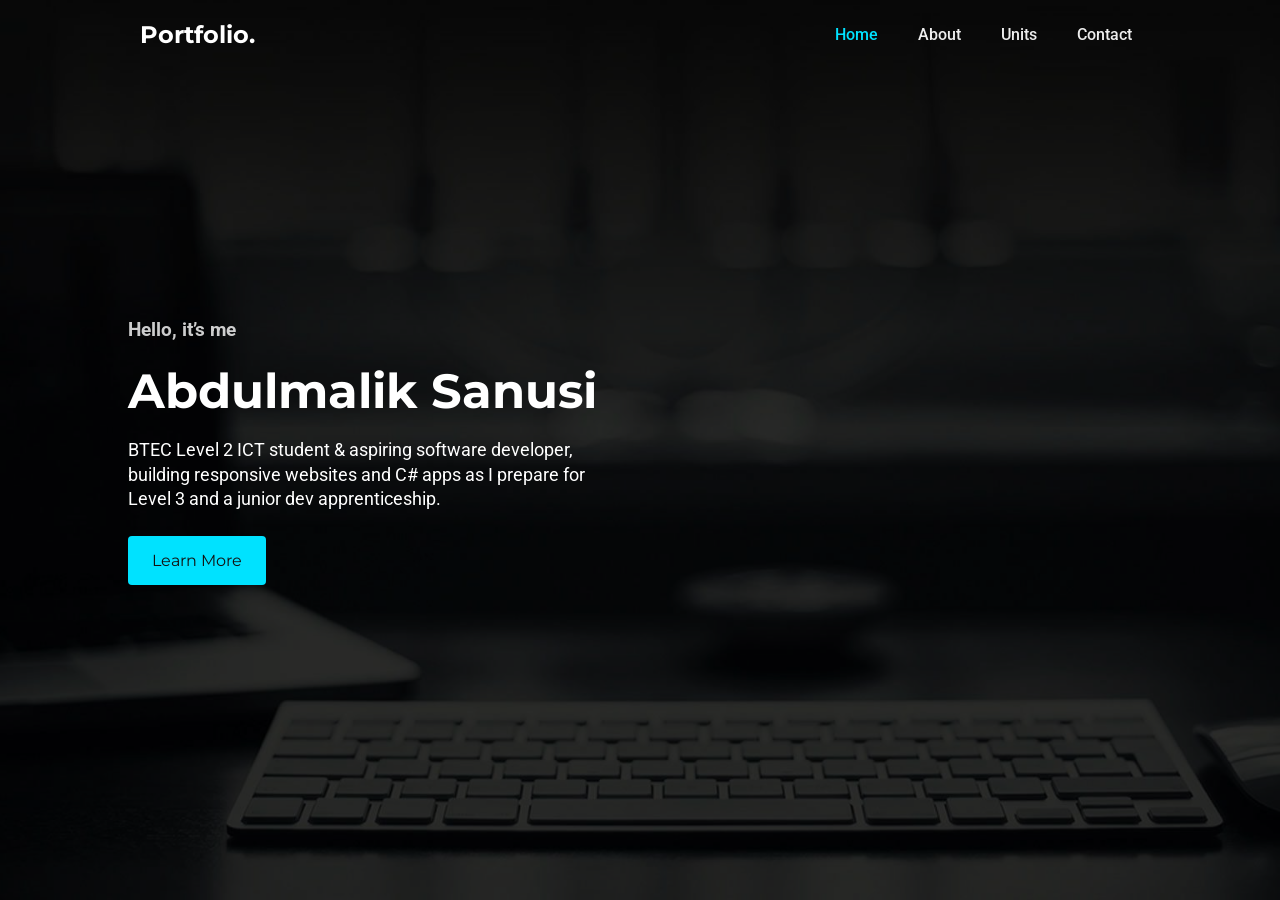
<file: index.html>
<!DOCTYPE html>
<html lang="en">
<head>
  <meta charset="UTF-8" />
  <meta name="viewport" content="width=device-width, initial-scale=1.0"/>
  <title>Abdulmalik Sanusi — Portfolio</title>
  <link
    href="https://fonts.googleapis.com/css2?family=Montserrat:wght@600;800&family=Roboto:wght@300;400&display=swap"
    rel="stylesheet"
  />
  <link rel="stylesheet" href="css/styles.css"/>
</head>
<body>

  <!-- TRANSPARENT HEADER OVERLAY -->
  <header class="site-header">
    <div class="container header-container">
      <h1 class="logo">Portfolio.</h1>
      <nav class="main-nav">
        <ul>
          <li><a href="index.html" class="active">Home</a></li>
          <li><a href="about.html">About</a></li>
          <li><a href="units.html">Units</a></li>
          <li><a href="contact.html">Contact</a></li>
        </ul>
      </nav>
    </div>
  </header>

  <!-- HERO SECTION -->
  <main class="hero">
    <div class="hero-overlay"></div>
    <div class="hero-content">
      <h2 class="hero-pre">Hello, it’s me</h2>
      <h1 class="hero-title">Abdulmalik Sanusi</h1>
      <p class="hero-sub">
        BTEC Level 2 ICT student & aspiring software developer, building responsive websites and C# apps as I prepare for Level 3 and a junior dev apprenticeship.
      </p>
      <a href="about.html" class="btn hero-cta">Learn More</a>
    </div>
  </main>

  <script src="js/main.js"></script>
</body>
</html>
</file>
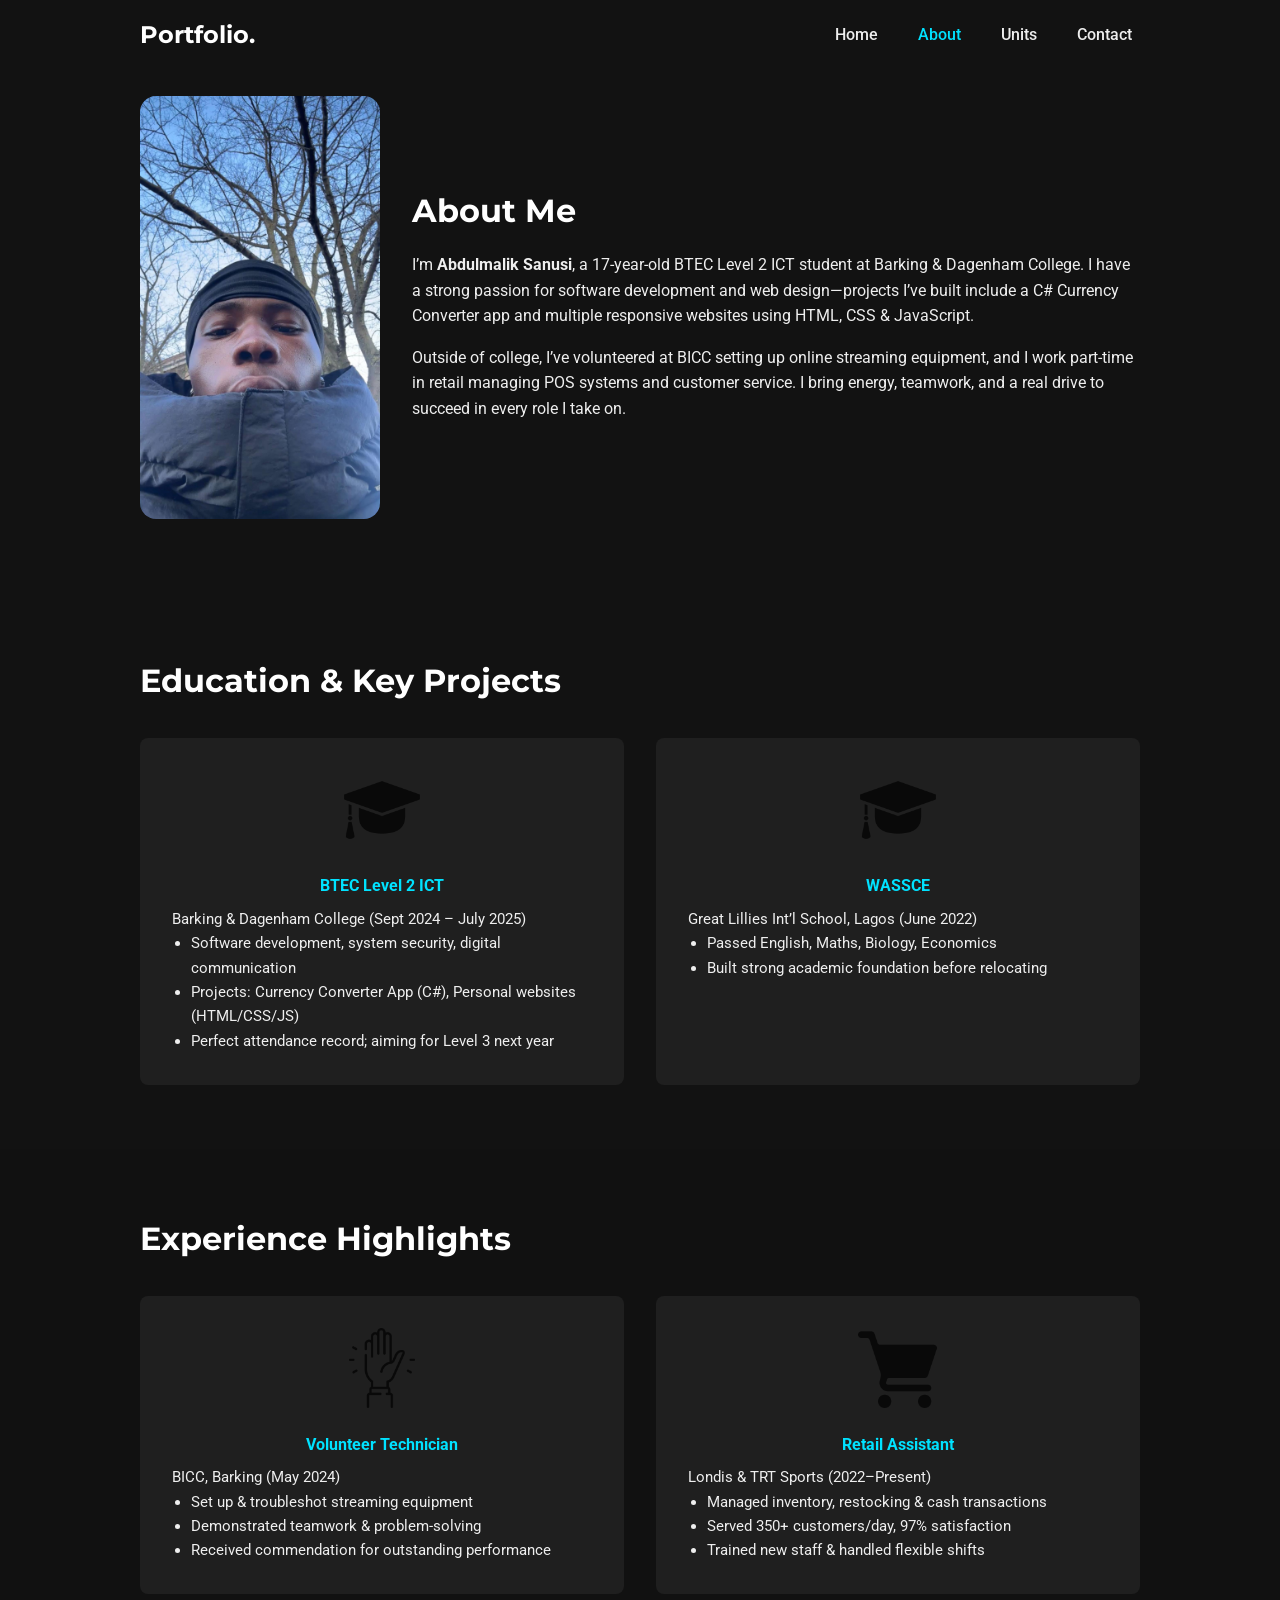
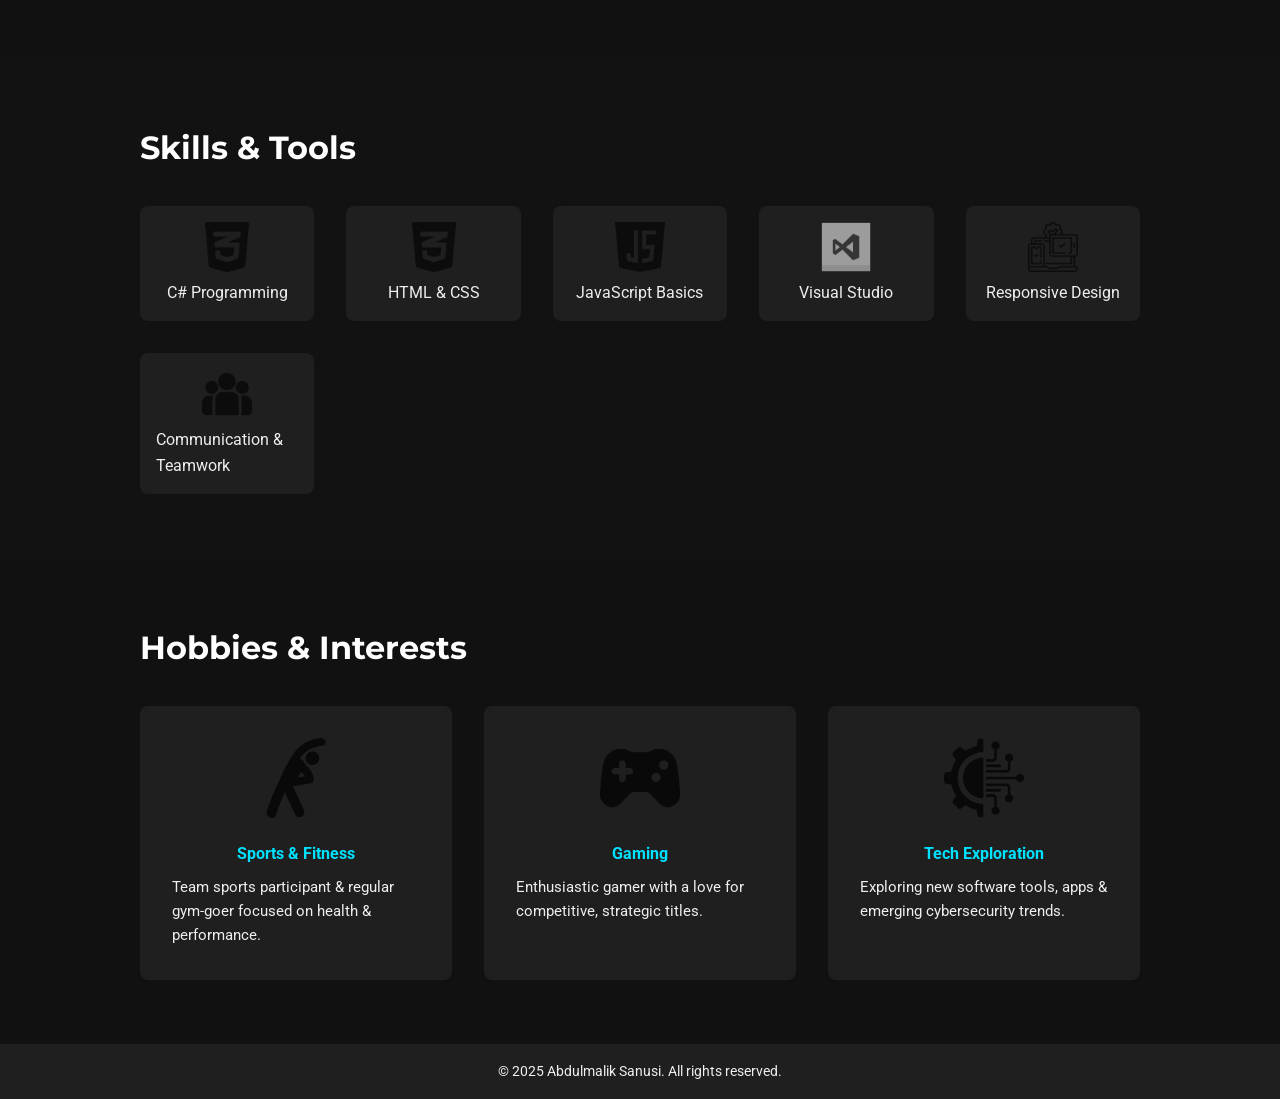
<file: about.html>
<!DOCTYPE html>
<html lang="en">
<head>
  <meta charset="UTF-8" />
  <meta name="viewport" content="width=device-width, initial-scale=1.0"/>
  <title>About Me — Abdulmalik Sanusi</title>
  <link
    href="https://fonts.googleapis.com/css2?family=Montserrat:wght@600;800&family=Roboto:wght@300;400&display=swap"
    rel="stylesheet"
  />
  <link rel="stylesheet" href="css/styles.css"/>
</head>
<body>
  <!-- HEADER -->
  <header class="site-header">
    <div class="container header-container">
      <h1 class="logo">Portfolio.</h1>
      <nav class="main-nav">
        <ul>
          <li><a href="index.html">Home</a></li>
          <li><a href="about.html" class="active">About</a></li>
          <li><a href="units.html">Units</a></li>
          <li><a href="contact.html">Contact</a></li>
        </ul>
      </nav>
    </div>
  </header>

  <!-- ABOUT HERO -->
  <section class="about-hero">
    <div class="container about-container">
      <div class="about-image">
        <img src="images/your-photo.jpg" alt="Abdulmalik Sanusi">
      </div>
      <div class="about-text">
        <h2>About Me</h2>
        <p>
          I’m <strong>Abdulmalik Sanusi</strong>, a 17-year-old BTEC Level 2 ICT student at Barking &amp; Dagenham College. 
          I have a strong passion for software development and web design—projects I’ve built include a C# Currency Converter 
          app and multiple responsive websites using HTML, CSS &amp; JavaScript.
        </p>
        <p>
          Outside of college, I’ve volunteered at BICC setting up online streaming equipment, and I work part-time in retail managing 
          POS systems and customer service. I bring energy, teamwork, and a real drive to succeed in every role I take on.
        </p>
      </div>
    </div>
  </section>

  <!-- EDUCATION & PROJECTS -->
  <section class="card-section">
    <div class="container">
      <h3>Education &amp; Key Projects</h3>
      <div class="card-grid">
        <div class="card">
          <img src="images/education-icon.png" alt="Education Icon">
          <h4>BTEC Level 2 ICT</h4>
          <p>Barking &amp; Dagenham College (Sept 2024 – July 2025)</p>
          <ul>
            <li>Software development, system security, digital communication</li>
            <li>Projects: Currency Converter App (C#), Personal websites (HTML/CSS/JS)</li>
            <li>Perfect attendance record; aiming for Level 3 next year</li>
          </ul>
        </div>
        <div class="card">
          <img src="images/education-icon.png" alt="Education Icon">
          <h4>WASSCE</h4>
          <p>Great Lillies Int’l School, Lagos (June 2022)</p>
          <ul>
            <li>Passed English, Maths, Biology, Economics</li>
            <li>Built strong academic foundation before relocating</li>
          </ul>
        </div>
      </div>
    </div>
  </section>

  <!-- EXPERIENCE -->
  <section class="card-section dark-bg">
    <div class="container">
      <h3>Experience Highlights</h3>
      <div class="card-grid">
        <div class="card">
          <img src="images/volunteer-icon.png" alt="Volunteer Icon">
          <h4>Volunteer Technician</h4>
          <p>BICC, Barking (May 2024)</p>
          <ul>
            <li>Set up &amp; troubleshot streaming equipment</li>
            <li>Demonstrated teamwork &amp; problem-solving</li>
            <li>Received commendation for outstanding performance</li>
          </ul>
        </div>
        <div class="card">
          <img src="images/retail-icon.png" alt="Retail Icon">
          <h4>Retail Assistant</h4>
          <p>Londis &amp; TRT Sports (2022–Present)</p>
          <ul>
            <li>Managed inventory, restocking &amp; cash transactions</li>
            <li>Served 350+ customers/day, 97% satisfaction</li>
            <li>Trained new staff &amp; handled flexible shifts</li>
          </ul>
        </div>
      </div>
    </div>
  </section>

  <!-- SKILLS -->
  <section class="card-section">
    <div class="container">
      <h3>Skills &amp; Tools</h3>
      <div class="skill-grid">
        <div class="skill"><img src="images/csharp-icon.png" alt="C#"> C# Programming</div>
        <div class="skill"><img src="images/html-css-icon.png" alt="HTML & CSS"> HTML &amp; CSS</div>
        <div class="skill"><img src="images/js-icon.png" alt="JavaScript"> JavaScript Basics</div>
        <div class="skill"><img src="images/vs-icon.png" alt="Visual Studio"> Visual Studio</div>
        <div class="skill"><img src="images/responsive-icon.png" alt="Responsive Design"> Responsive Design</div>
        <div class="skill"><img src="images/team-icon.png" alt="Teamwork"> Communication &amp; Teamwork</div>
      </div>
    </div>
  </section>

  <!-- HOBBIES -->
  <section class="card-section dark-bg">
    <div class="container">
      <h3>Hobbies &amp; Interests</h3>
      <div class="card-grid">
        <div class="card">
          <img src="images/sports-icon.png" alt="Sports">
          <h4>Sports &amp; Fitness</h4>
          <p>Team sports participant &amp; regular gym-goer focused on health &amp; performance.</p>
        </div>
        <div class="card">
          <img src="images/gaming-icon.png" alt="Gaming">
          <h4>Gaming</h4>
          <p>Enthusiastic gamer with a love for competitive, strategic titles.</p>
        </div>
        <div class="card">
          <img src="images/tech-icon.png" alt="Technology Exploration">
          <h4>Tech Exploration</h4>
          <p>Exploring new software tools, apps &amp; emerging cybersecurity trends.</p>
        </div>
      </div>
    </div>
  </section>

  <!-- FOOTER -->
  <footer class="site-footer">
    <div class="container">
      <p>© 2025 Abdulmalik Sanusi. All rights reserved.</p>
    </div>
  </footer>
</body>
</html>
</file>
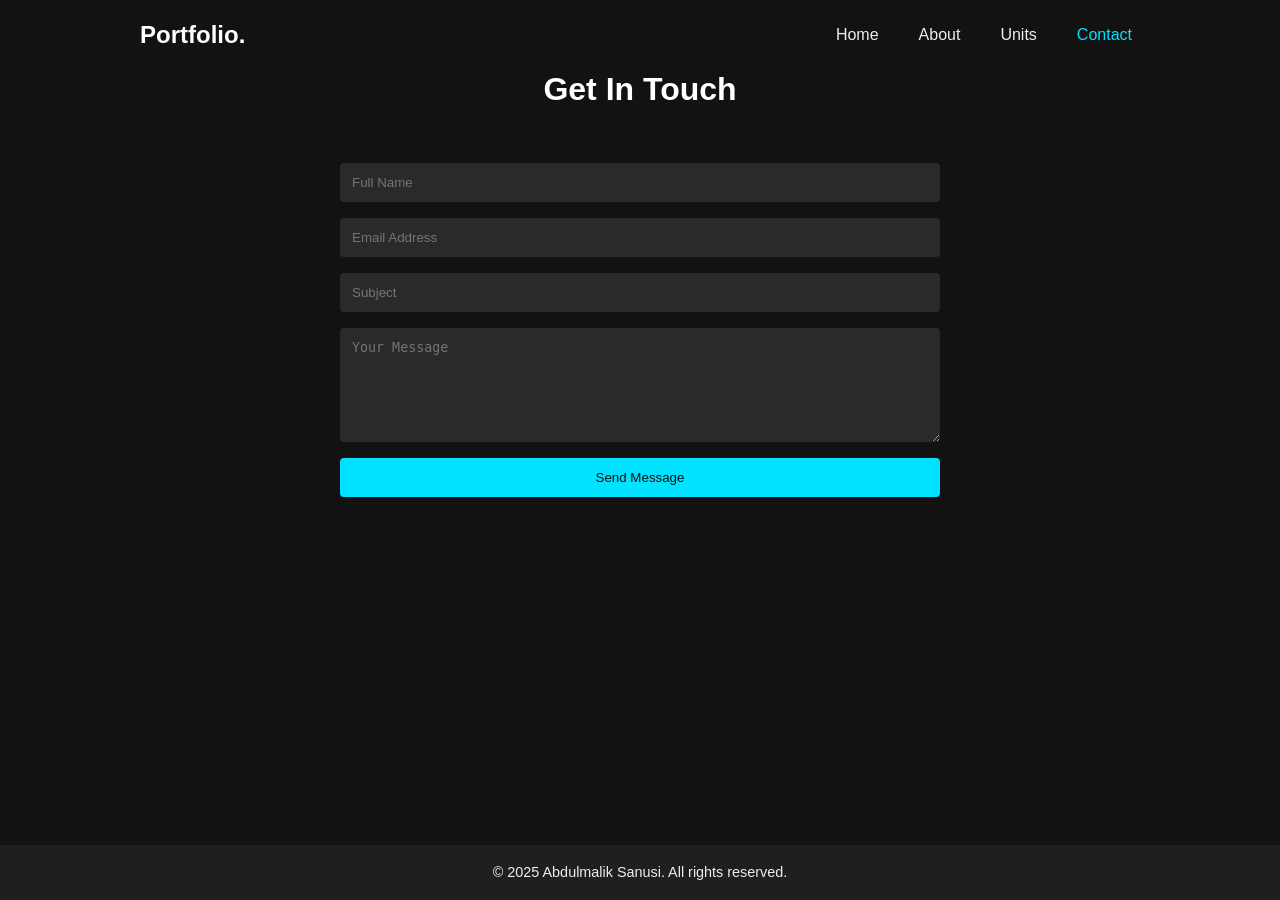
<file: contact.html>
<!DOCTYPE html>
<html lang="en">
<head>
  <meta charset="UTF-8"/>
  <meta name="viewport" content="width=device-width,initial-scale=1"/>
  <title>Contact — Abdulmalik Sanusi</title>
  <link rel="stylesheet" href="./css/styles.css">
</head>
<body>
  <!-- HEADER -->
  <header class="site-header">
    <div class="container header-container">
      <h1 class="logo">Portfolio.</h1>
      <nav class="main-nav">
        <ul>
          <li><a href="index.html">Home</a></li>
          <li><a href="about.html">About</a></li>
          <li><a href="units.html">Units</a></li>
          <li><a href="contact.html" class="active">Contact</a></li>
        </ul>
      </nav>
    </div>
  </header>

  <!-- CONTACT FORM -->
  <main class="contact-section">
    <div class="container">
      <h2 class="section-title">Get In Touch</h2>
      <form class="contact-form" action="#" method="post">
        <input type="text" name="name" placeholder="Full Name" required>
        <input type="email" name="email" placeholder="Email Address" required>
        <input type="text" name="subject" placeholder="Subject" required>
        <textarea name="message" rows="6" placeholder="Your Message" required></textarea>
        <button type="submit">Send Message</button>
      </form>
    </div>
  </main>

  <!-- FOOTER -->
  <footer class="site-footer">
    <div class="container">
      <p>© 2025 Abdulmalik Sanusi. All rights reserved.</p>
    </div>
  </footer>
</body>
</html>
</file>
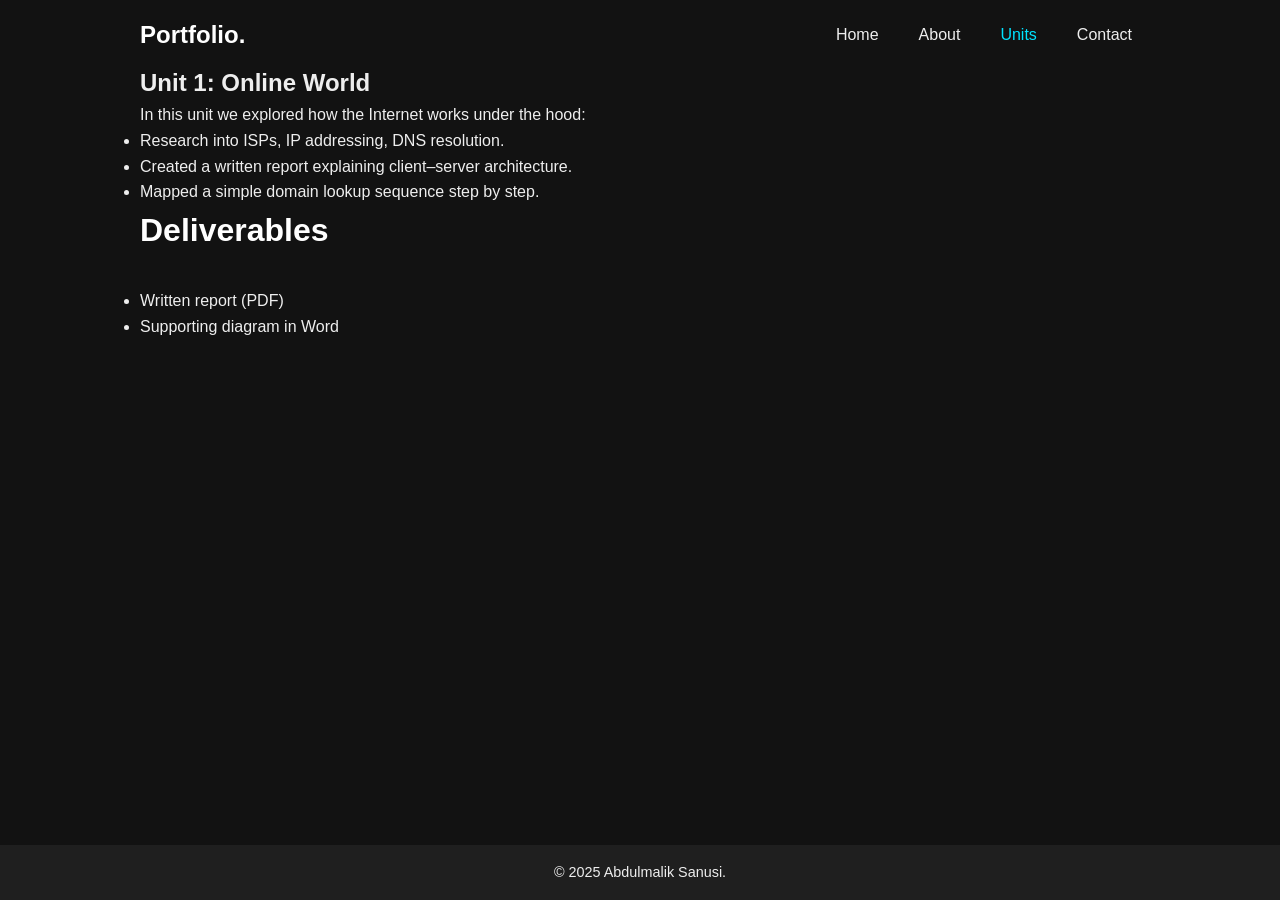
<file: unit1.html>
<!DOCTYPE html>
<html lang="en">
<head>
  <meta charset="UTF-8"/>
  <meta name="viewport" content="width=device-width,initial-scale=1"/>
  <title>Unit 1 — Online World</title>
  <link rel="stylesheet" href="./css/styles.css"/>
</head>
<body>
  <!-- HEADER -->
  <header class="site-header">
    <div class="container header-container">
      <h1 class="logo">Portfolio.</h1>
      <nav class="main-nav">
        <ul>
          <li><a href="index.html">Home</a></li>
          <li><a href="about.html">About</a></li>
          <li><a href="units.html" class="active">Units</a></li>
          <li><a href="contact.html">Contact</a></li>
        </ul>
      </nav>
    </div>
  </header>

  <!-- CONTENT -->
  <main class="card-section">
    <div class="container">
      <h2>Unit 1: Online World</h2>
      <p>
        In this unit we explored how the Internet works under the hood:
      </p>
      <ul>
        <li>Research into ISPs, IP addressing, DNS resolution.</li>
        <li>Created a written report explaining client–server architecture.</li>
        <li>Mapped a simple domain lookup sequence step by step.</li>
      </ul>
      <h3>Deliverables</h3>
      <ul>
        <li>Written report (PDF)</li>
        <li>Supporting diagram in Word</li>
      </ul>
    </div>
  </main>

  <!-- FOOTER -->
  <footer class="site-footer">
    <div class="container">
      <p>© 2025 Abdulmalik Sanusi.</p>
    </div>
  </footer>
</body>
</html>
</file>
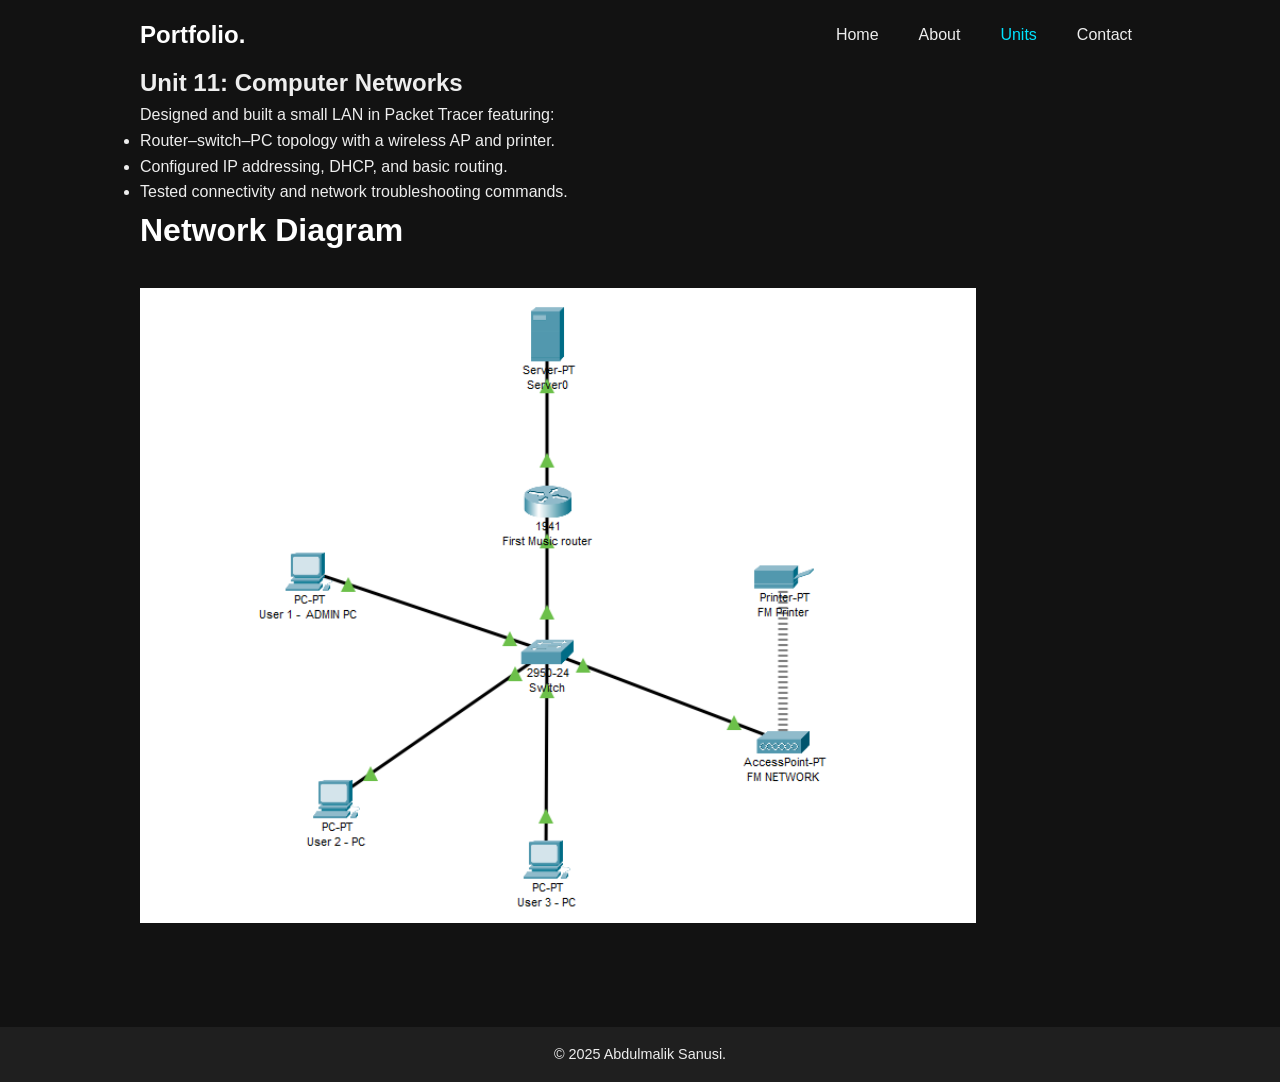
<file: unit11.html>
<!DOCTYPE html>
<html lang="en">
<head>
  <meta charset="UTF-8"/>
  <meta name="viewport" content="width=device-width,initial-scale=1"/>
  <title>Unit 11 — Computer Networks</title>
  <link rel="stylesheet" href="./css/styles.css"/>
</head>
<body>
  <header class="site-header">
    <div class="container header-container">
      <h1 class="logo">Portfolio.</h1>
      <nav class="main-nav">
        <ul>
          <li><a href="index.html">Home</a></li>
          <li><a href="about.html">About</a></li>
          <li><a href="units.html" class="active">Units</a></li>
          <li><a href="contact.html">Contact</a></li>
        </ul>
      </nav>
    </div>
  </header>

  <main class="card-section">
    <div class="container">
      <h2>Unit 11: Computer Networks</h2>
      <p>
        Designed and built a small LAN in Packet Tracer featuring:
      </p>
      <ul>
        <li>Router–switch–PC topology with a wireless AP and printer.</li>
        <li>Configured IP addressing, DHCP, and basic routing.</li>
        <li>Tested connectivity and network troubleshooting commands.</li>
      </ul>

      <h3>Network Diagram</h3>
      <img src="./images/unit11-diagram.png"
           alt="Packet Tracer network topology"
           style="max-width:100%; margin-bottom:2rem;">
    </div>
  </main>

  <footer class="site-footer">
    <div class="container">
      <p>© 2025 Abdulmalik Sanusi.</p>
    </div>
  </footer>
</body>
</html>
</file>
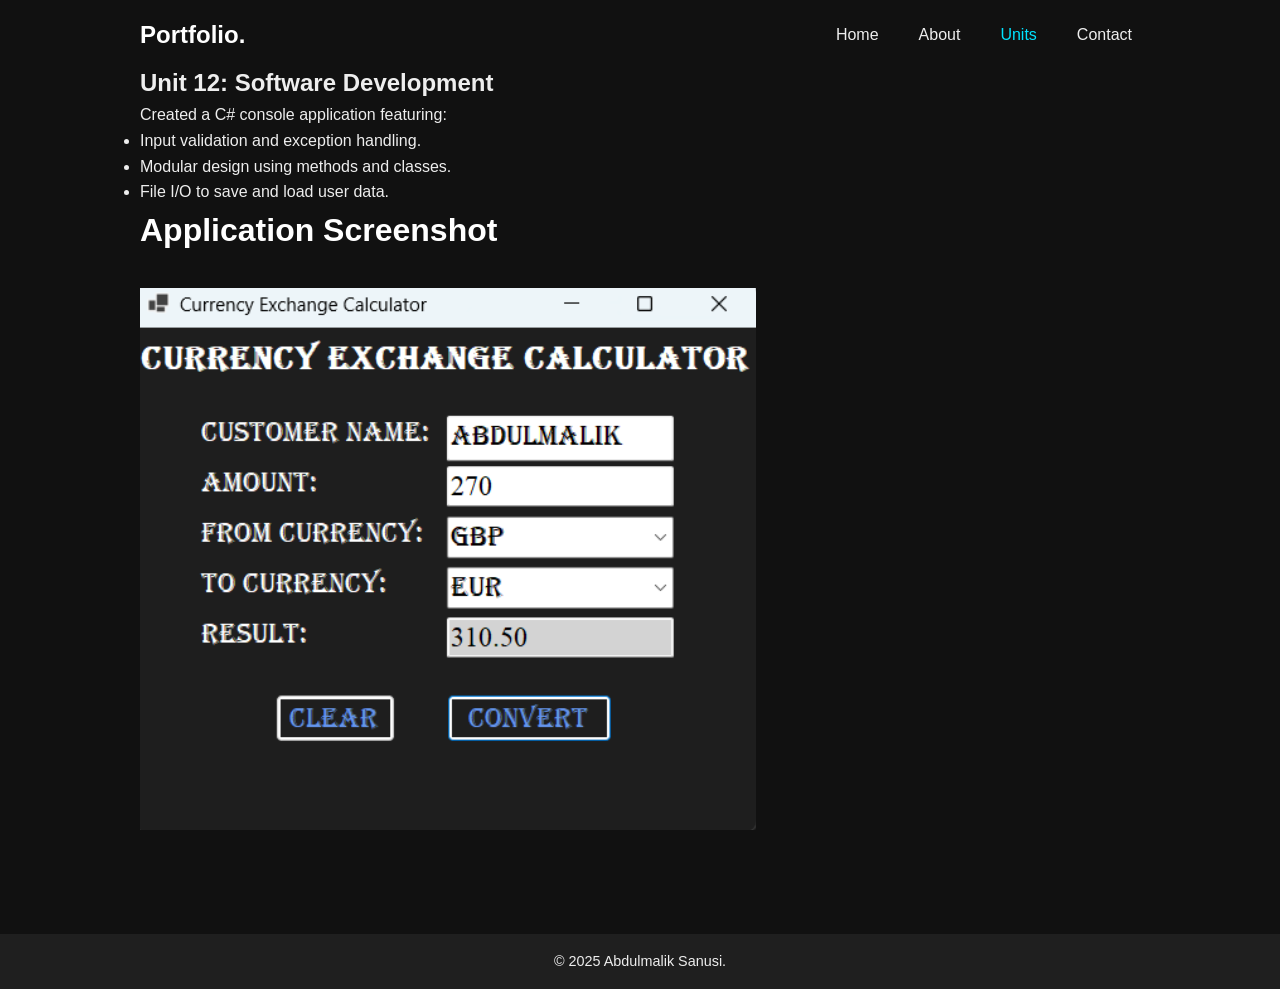
<file: unit12.html>
<!DOCTYPE html>
<html lang="en">
<head>
  <meta charset="UTF-8"/>
  <meta name="viewport" content="width=device-width,initial-scale=1"/>
  <title>Unit 12 — Software Development</title>
  <link rel="stylesheet" href="./css/styles.css"/>
</head>
<body>
  <header class="site-header">
    <div class="container header-container">
      <h1 class="logo">Portfolio.</h1>
      <nav class="main-nav">
        <ul>
          <li><a href="index.html">Home</a></li>
          <li><a href="about.html">About</a></li>
          <li><a href="units.html" class="active">Units</a></li>
          <li><a href="contact.html">Contact</a></li>
        </ul>
      </nav>
    </div>
  </header>

  <main class="card-section dark-bg">
    <div class="container">
      <h2>Unit 12: Software Development</h2>
      <p>
        Created a C# console application featuring:
      </p>
      <ul>
        <li>Input validation and exception handling.</li>
        <li>Modular design using methods and classes.</li>
        <li>File I/O to save and load user data.</li>
      </ul>

      <h3>Application Screenshot</h3>
      <img src="./images/unit12-screenshot.png"
           alt="C# software interface"
           style="max-width:100%; margin-bottom:2rem;">
    </div>
  </main>

  <footer class="site-footer">
    <div class="container">
      <p>© 2025 Abdulmalik Sanusi.</p>
    </div>
  </footer>
</body>
</html>
</file>
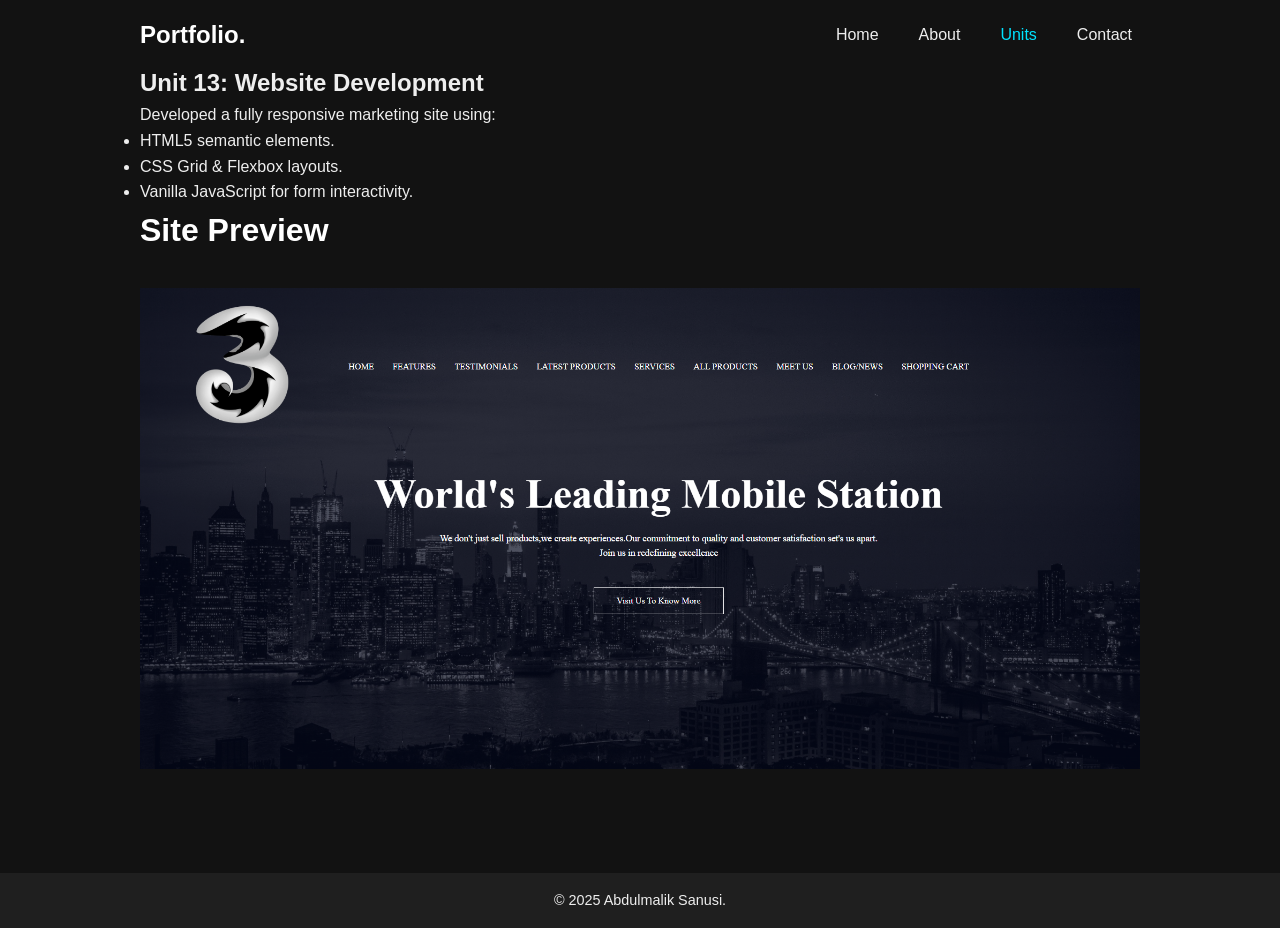
<file: unit13.html>
<!DOCTYPE html>
<html lang="en">
<head>
  <meta charset="UTF-8"/>
  <meta name="viewport" content="width=device-width,initial-scale=1"/>
  <title>Unit 13 — Website Development</title>
  <link rel="stylesheet" href="./css/styles.css"/>
</head>
<body>
  <header class="site-header">
    <div class="container header-container">
      <h1 class="logo">Portfolio.</h1>
      <nav class="main-nav">
        <ul>
          <li><a href="index.html">Home</a></li>
          <li><a href="about.html">About</a></li>
          <li><a href="units.html" class="active">Units</a></li>
          <li><a href="contact.html">Contact</a></li>
        </ul>
      </nav>
    </div>
  </header>

  <main class="card-section">
    <div class="container">
      <h2>Unit 13: Website Development</h2>
      <p>
        Developed a fully responsive marketing site using:
      </p>
      <ul>
        <li>HTML5 semantic elements.</li>
        <li>CSS Grid &amp; Flexbox layouts.</li>
        <li>Vanilla JavaScript for form interactivity.</li>
      </ul>

      <h3>Site Preview</h3>
      <img src="./images/unit13-preview.png"
           alt="Responsive website screenshot"
           style="max-width:100%; margin-bottom:2rem;">
    </div>
  </main>

  <footer class="site-footer">
    <div class="container">
      <p>© 2025 Abdulmalik Sanusi.</p>
    </div>
  </footer>
</body>
</html>
</file>
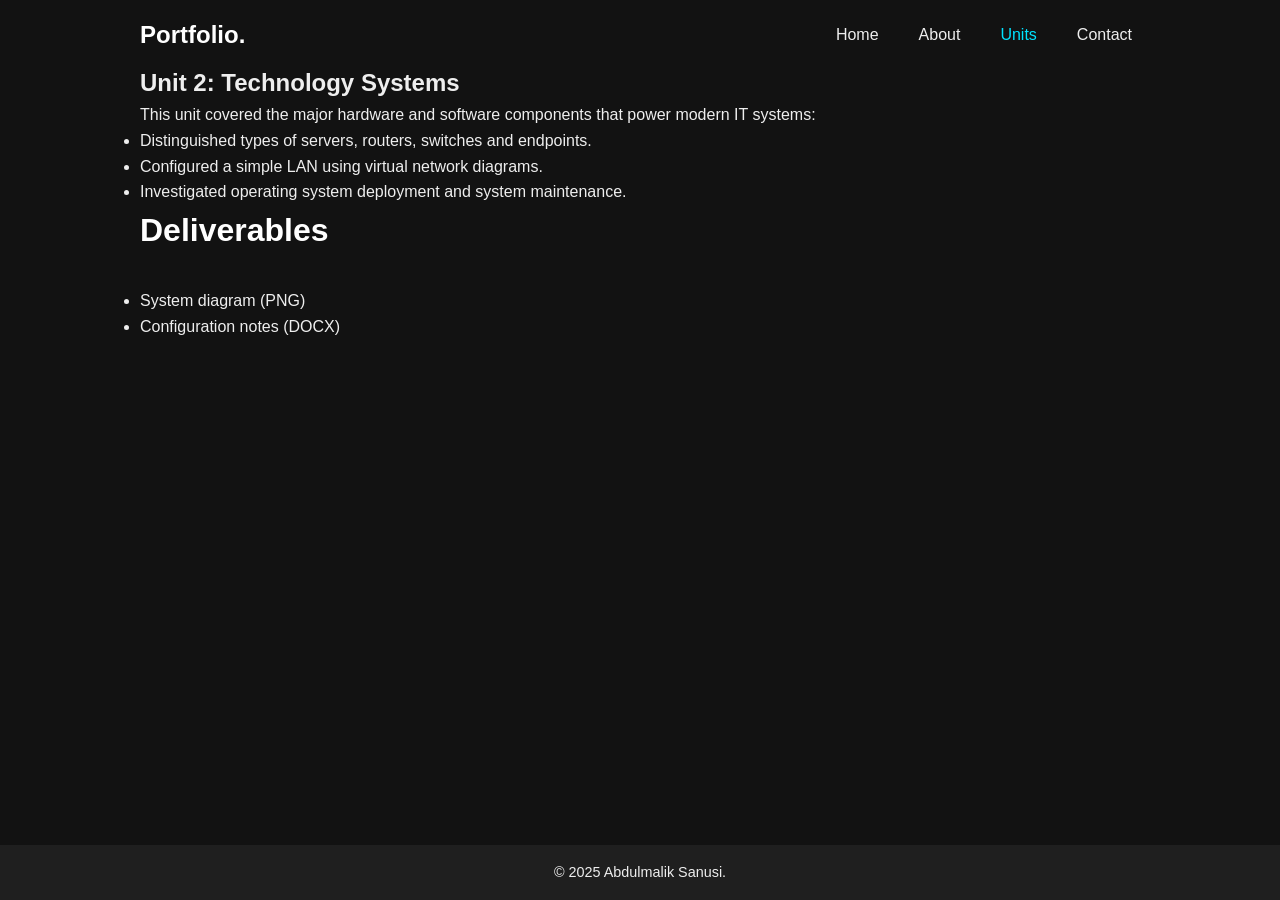
<file: unit2.html>
<!DOCTYPE html>
<html lang="en">
<head>
  <meta charset="UTF-8"/>
  <meta name="viewport" content="width=device-width,initial-scale=1"/>
  <title>Unit 2 — Technology Systems</title>
  <link rel="stylesheet" href="./css/styles.css"/>
</head>
<body>
  <header class="site-header">
    <div class="container header-container">
      <h1 class="logo">Portfolio.</h1>
      <nav class="main-nav">
        <ul>
          <li><a href="index.html">Home</a></li>
          <li><a href="about.html">About</a></li>
          <li><a href="units.html" class="active">Units</a></li>
          <li><a href="contact.html">Contact</a></li>
        </ul>
      </nav>
    </div>
  </header>

  <main class="card-section">
    <div class="container">
      <h2>Unit 2: Technology Systems</h2>
      <p>
        This unit covered the major hardware and software components that power modern IT systems:
      </p>
      <ul>
        <li>Distinguished types of servers, routers, switches and endpoints.</li>
        <li>Configured a simple LAN using virtual network diagrams.</li>
        <li>Investigated operating system deployment and system maintenance.</li>
      </ul>
      <h3>Deliverables</h3>
      <ul>
        <li>System diagram (PNG)</li>
        <li>Configuration notes (DOCX)</li>
      </ul>
    </div>
  </main>

  <footer class="site-footer">
    <div class="container">
      <p>© 2025 Abdulmalik Sanusi.</p>
    </div>
  </footer>
</body>
</html>
</file>
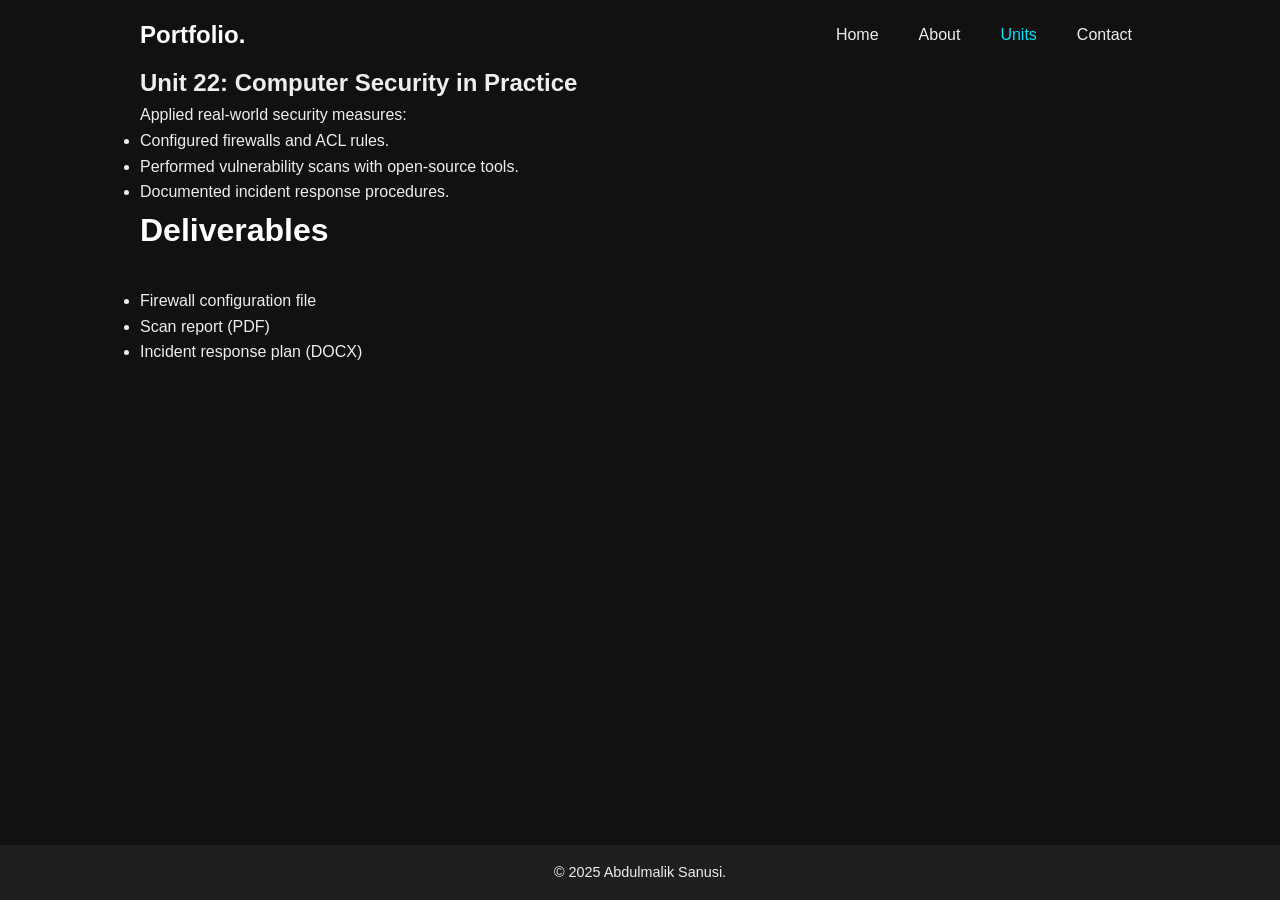
<file: unit22.html>
<!DOCTYPE html>
<html lang="en">
<head>
  <meta charset="UTF-8"/>
  <meta name="viewport" content="width=device-width,initial-scale=1"/>
  <title>Unit 22 — Computer Security in Practice</title>
  <link rel="stylesheet" href="./css/styles.css"/>
</head>
<body>
  <header class="site-header">
    <div class="container header-container">
      <h1 class="logo">Portfolio.</h1>
      <nav class="main-nav">
        <ul>
          <li><a href="index.html">Home</a></li>
          <li><a href="about.html">About</a></li>
          <li><a href="units.html" class="active">Units</a></li>
          <li><a href="contact.html">Contact</a></li>
        </ul>
      </nav>
    </div>
  </header>

  <main class="card-section dark-bg">
    <div class="container">
      <h2>Unit 22: Computer Security in Practice</h2>
      <p>
        Applied real‐world security measures:
      </p>
      <ul>
        <li>Configured firewalls and ACL rules.</li>
        <li>Performed vulnerability scans with open‐source tools.</li>
        <li>Documented incident response procedures.</li>
      </ul>
      <h3>Deliverables</h3>
      <ul>
        <li>Firewall configuration file</li>
        <li>Scan report (PDF)</li>
        <li>Incident response plan (DOCX)</li>
      </ul>
    </div>
  </main>

  <footer class="site-footer">
    <div class="container">
      <p>© 2025 Abdulmalik Sanusi.</p>
    </div>
  </footer>
</body>
</html>
</file>
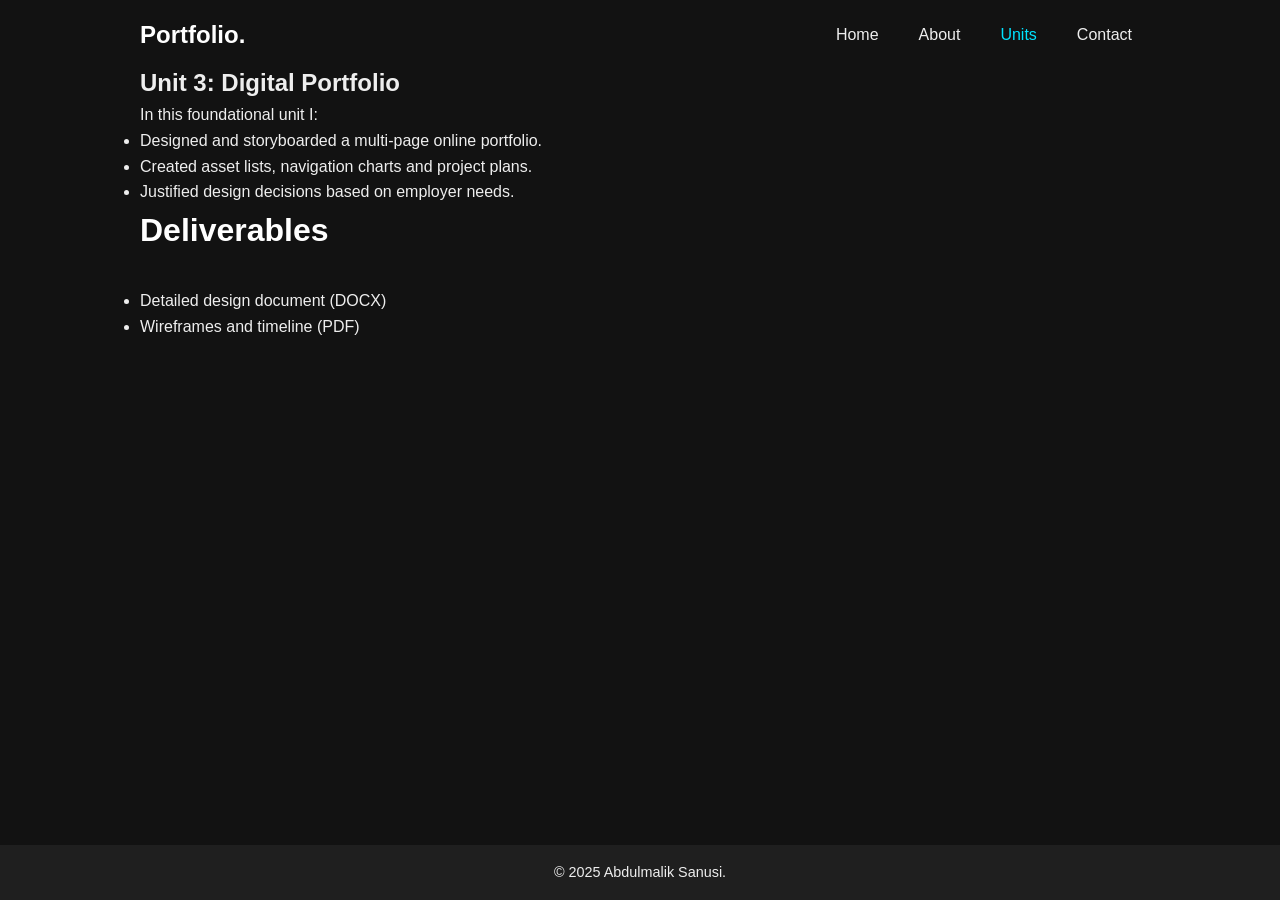
<file: unit3.html>
<!DOCTYPE html>
<html lang="en">
<head>
  <meta charset="UTF-8"/>
  <meta name="viewport" content="width=device-width,initial-scale=1"/>
  <title>Unit 3 — Digital Portfolio</title>
  <link rel="stylesheet" href="./css/styles.css"/>
</head>
<body>
  <header class="site-header">
    <div class="container header-container">
      <h1 class="logo">Portfolio.</h1>
      <nav class="main-nav">
        <ul>
          <li><a href="index.html">Home</a></li>
          <li><a href="about.html">About</a></li>
          <li><a href="units.html" class="active">Units</a></li>
          <li><a href="contact.html">Contact</a></li>
        </ul>
      </nav>
    </div>
  </header>

  <main class="card-section">
    <div class="container">
      <h2>Unit 3: Digital Portfolio</h2>
      <p>
        In this foundational unit I:
      </p>
      <ul>
        <li>Designed and storyboarded a multi‐page online portfolio.</li>
        <li>Created asset lists, navigation charts and project plans.</li>
        <li>Justified design decisions based on employer needs.</li>
      </ul>
      <h3>Deliverables</h3>
      <ul>
        <li>Detailed design document (DOCX)</li>
        <li>Wireframes and timeline (PDF)</li>
      </ul>
    </div>
  </main>

  <footer class="site-footer">
    <div class="container">
      <p>© 2025 Abdulmalik Sanusi.</p>
    </div>
  </footer>
</body>
</html>
</file>
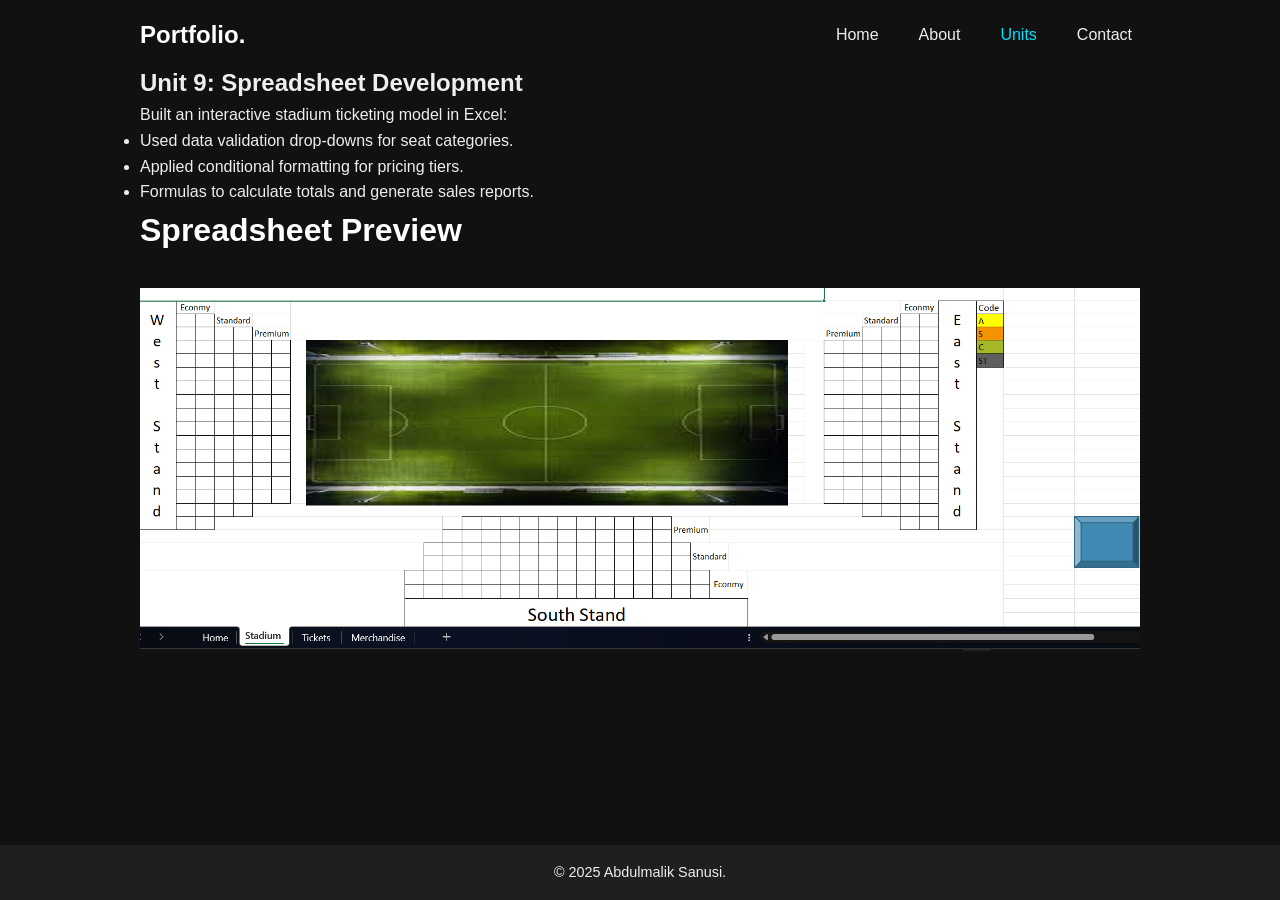
<file: unit9.html>
<!DOCTYPE html>
<html lang="en">
<head>
  <meta charset="UTF-8"/>
  <meta name="viewport" content="width=device-width,initial-scale=1"/>
  <title>Unit 9 — Spreadsheet Development</title>
  <link rel="stylesheet" href="./css/styles.css"/>
</head>
<body>
  <header class="site-header">
    <div class="container header-container">
      <h1 class="logo">Portfolio.</h1>
      <nav class="main-nav">
        <ul>
          <li><a href="index.html">Home</a></li>
          <li><a href="about.html">About</a></li>
          <li><a href="units.html" class="active">Units</a></li>
          <li><a href="contact.html">Contact</a></li>
        </ul>
      </nav>
    </div>
  </header>

  <main class="card-section dark-bg">
    <div class="container">
      <h2>Unit 9: Spreadsheet Development</h2>
      <p>
        Built an interactive stadium ticketing model in Excel:
      </p>
      <ul>
        <li>Used data validation drop‐downs for seat categories.</li>
        <li>Applied conditional formatting for pricing tiers.</li>
        <li>Formulas to calculate totals and generate sales reports.</li>
      </ul>

      <h3>Spreadsheet Preview</h3>
      <img src="./images/unit9-spreadsheet.png"
           alt="Stadium ticketing Excel sheet"
           style="max-width:100%; margin-bottom:2rem;">
    </div>
  </main>

  <footer class="site-footer">
    <div class="container">
      <p>© 2025 Abdulmalik Sanusi.</p>
    </div>
  </footer>
</body>
</html>
</file>
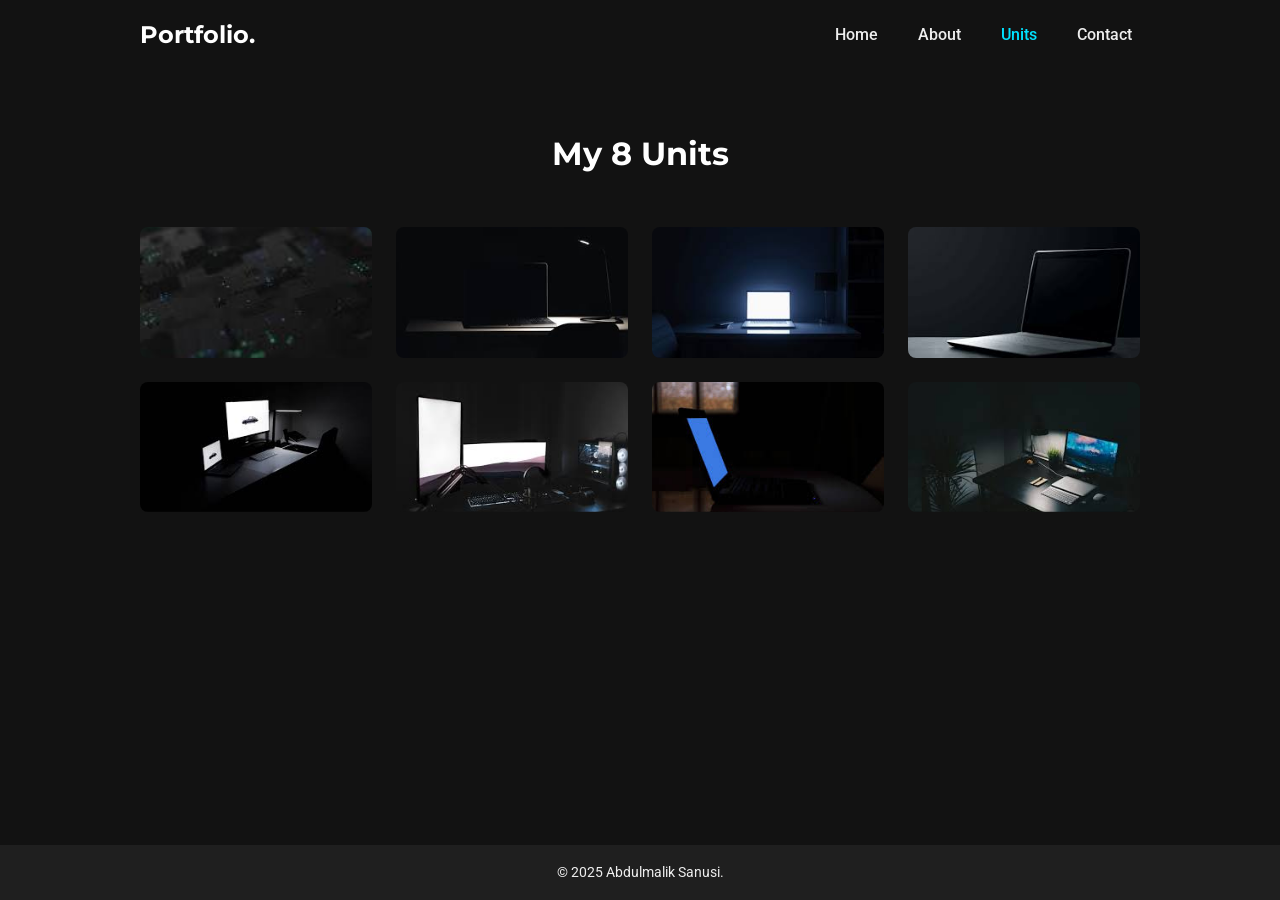
<file: units.html>
<!DOCTYPE html>
<html lang="en">
<head>
  <meta charset="UTF-8" />
  <meta name="viewport" content="width=device-width, initial-scale=1.0"/>
  <title>My Units — Abdulmalik Sanusi</title>
  <link
    href="https://fonts.googleapis.com/css2?family=Montserrat:wght@600;800&family=Roboto:wght@300;400&display=swap"
    rel="stylesheet"
  />
  <link rel="stylesheet" href="css/styles.css"/>
</head>
<body>
 <header class="site-header">
  <div class="container header-container">
    <h1 class="logo">Portfolio.</h1>
    <nav class="main-nav">
      <ul>
        <li><a href="index.html">Home</a></li>
        <li><a href="about.html">About</a></li>
        <li><a href="units.html" class="active">Units</a></li>
        <li><a href="contact.html">Contact</a></li>
      </ul>
    </nav>
  </div>
</header>


  <main>
    <section class="projects-gallery">
      <div class="container">
        <h2 class="section-title">My 8 Units</h2>
        <div class="grid">
          <a href="unit1.html" class="unit-card">
            <img src="images/unit1-thumb.jpg" alt="Unit 1">
            <div class="card-overlay"><h3>Unit 1</h3></div>
          </a>
          <a href="unit2.html" class="unit-card">
            <img src="images/unit2-thumb.jpg" alt="Unit 2">
            <div class="card-overlay"><h3>Unit 2</h3></div>
          </a>
          <a href="unit11.html" class="unit-card">
            <img src="images/unit3-thumb.jpg" alt="Unit 3">
            <div class="card-overlay"><h3>Unit 11</h3></div>
          </a>
          <a href="unit12.html" class="unit-card">
            <img src="images/unit4-thumb.jpg" alt="Unit 4">
            <div class="card-overlay"><h3>Unit 12</h3></div>
          </a>
          <a href="unit13.html" class="unit-card">
            <img src="images/unit5-thumb.jpg" alt="Unit 5">
            <div class="card-overlay"><h3>Unit 13</h3></div>
          </a>
          <a href="unit9.html" class="unit-card">
            <img src="images/unit6-thumb.jpg" alt="Unit 6">
            <div class="card-overlay"><h3>Unit 9</h3></div>
          </a>
          <a href="unit22.html" class="unit-card">
            <img src="images/unit7-thumb.jpg" alt="Unit 7">
            <div class="card-overlay"><h3>Unit 22</h3></div>
          </a>
          <a href="unit3.html" class="unit-card">
            <img src="images/unit8-thumb.jpg" alt="Unit 8">
            <div class="card-overlay"><h3>Unit 3</h3></div>
          </a>
        </div>
      </div>
    </section>
  </main>

  <footer class="site-footer">
    <div class="container"><p>© 2025 Abdulmalik Sanusi.</p></div>
  </footer>

  <script src="js/main.js"></script>
</body>
</html>
</file>
<file: css/styles.css>
/* ───────────── RESET & BASE ───────────── */
* {
  margin: 0; padding: 0; box-sizing: border-box;
}
html, body {
  height: 100%; /* so flex on body can fill viewport */
}
body {
  display: flex;
  flex-direction: column;
  min-height: 100vh;      /* push footer to bottom */
  font-family: 'Roboto', sans-serif;
  background: #121212;
  color: #eee;
  line-height: 1.6;
}
.container {
  width: 90%; max-width: 1000px; margin: 0 auto;
}
/* Make sure <main> grows to fill space above footer */
main {
  flex: 1;
}

/* ─────── HEADER & NAV ─────── */
.site-header {
  position: absolute; top: 0; left: 0; width: 100%;
  background: transparent; padding: 1rem 0; z-index: 10;
}
.header-container { display: flex; align-items: center; }
.logo {
  font-family:'Montserrat',sans-serif;
  font-size:1.5rem; color:#fff;
}
.main-nav { margin-left:auto; }
.main-nav ul {
  display:flex; list-style:none; gap:1.5rem;
}
.main-nav a {
  color:#eee; text-decoration:none; font-weight:500; padding:0.5rem;
}
.main-nav a.active,
.main-nav a:hover { color:#00e2ff; }

/* ─────────── HERO (index.html) ─────────── */
.hero {
  position:relative;
  background:url('../images/Background home.jpg') center/cover no-repeat;
  height:100vh; display:flex; align-items:center;
}
.hero-overlay {
  position:absolute; inset:0;
  background:rgba(0,0,0,0.6); z-index:1;
}
.hero-content {
  position:relative; z-index:2;
  max-width:500px; margin-left:10%; color:#fff;
}
.hero-pre { font-size:1.2rem; opacity:0.8; margin-bottom:0.5rem; }
.hero-title {
  font-family:'Montserrat',sans-serif;
  font-size:3rem; margin-bottom:0.5rem;
}
.hero-sub {
  font-size:1.1rem; line-height:1.4; margin-bottom:1.5rem;
}
.hero-cta {
  display:inline-block; padding:0.75rem 1.5rem;
  background:#00e2ff; color:#121212; border-radius:4px;
  text-decoration:none; font-family:'Montserrat',sans-serif;
  transition:background .3s;
}
.hero-cta:hover { background:#33ffff; }

/* ─────────── ABOUT (about.html) ─────────── */
.about-hero {
  padding:6rem 0 4rem; display:flex; justify-content:center;
}
.about-container {
  display:flex; gap:2rem; align-items:center;
}
.about-image img {
  width:240px; border-radius:16px;
}
.about-text h2 {
  font-family:'Montserrat',sans-serif;
  font-size:2rem; margin-bottom:1rem; color:#fff;
}
.about-text p { margin-bottom:1rem; font-size:1rem; }

/* ─────────── CARD SECTIONS (about.html) ─────────── */
.card-section { padding:4rem 0; }
.card-section.dark-bg { background:#111; }
.card-section h3 {
  font-family:'Montserrat',sans-serif;
  font-size:2rem; color:#fff; margin-bottom:2rem;
}
.card-grid, .skill-grid { display:grid; gap:2rem; }
.card-grid {
  grid-template-columns:repeat(auto-fit,minmax(280px,1fr));
}
.skill-grid {
  grid-template-columns:repeat(auto-fit,minmax(160px,1fr));
  align-items:center;
}
.card {
  background:#1f1f1f; padding:2rem; border-radius:8px;
  text-align:center;
}
.card img {
  max-width:80px; margin-bottom:1rem;
  filter:grayscale(100%); opacity:0.7;
  transition:filter .3s,opacity .3s;
}
.card img:hover { filter:none; opacity:1; }
.card h4 { margin-bottom:0.5rem; color:#00e2ff; }
.card p, .card ul {
  text-align:left; font-size:0.95rem;
}
.card ul {
  padding-left:1.2rem; list-style-type:disc;
}
.skill {
  background:#1f1f1f; padding:1rem; border-radius:8px;
  display:flex; flex-direction:column; align-items:center;
}
.skill img {
  max-width:50px; margin-bottom:0.5rem;
  filter:grayscale(100%); opacity:0.6;
  transition:filter .3s,opacity .3s;
}
.skill:hover img { filter:none; opacity:1; }

/* ─────────── UNITS GRID (four-column) ─────────── */
.projects-gallery { padding:8rem 0 4rem; }
.section-title {
  font-family:'Montserrat',sans-serif;
  font-size:2rem; text-align:center;
  margin-bottom:3rem; color:#fff;
}
/* **** THE ONLY CHANGE **** */
.projects-gallery .grid {
  display:grid;
  grid-template-columns:repeat(4,1fr);  /* four equal columns */
  gap:1.5rem;
  align-items: start;
}
/* ensure each card keeps a consistent shape */
.unit-card {
  position:relative; overflow:hidden;
  border-radius:8px; background:#1f1f1f;
  cursor:pointer; transition:box-shadow 0.3s,transform 0.3s;
  aspect-ratio:16/9;  /* enforce a 16:9 box */
}
.unit-card img {
  width:100%; height:100%; object-fit:cover;
  display:block; transition:transform 0.3s;
}
.unit-card:hover img { transform:scale(1.05); }
.card-overlay {
  position:absolute; bottom:0; left:0; right:0;
  background:rgba(18,18,18,0.8); padding:1rem;
  text-align:center; transform:translateY(100%);
  transition:transform 0.3s;
}
.unit-card:hover .card-overlay {
  transform:translateY(0);
}
.card-overlay h3 {
  margin:0; font-family:'Montserrat',sans-serif;
  font-size:1.2rem; color:#fff;
}

/* ───────────── CONTACT FORM ───────────── */
.contact-section { padding:4rem 0; }
.contact-form {
  display:grid; gap:1rem; max-width:600px;
  margin:0 auto;
}
.contact-form input,
.contact-form textarea {
  width:100%; padding:0.75rem; border:none;
  border-radius:4px; background:#2a2a2a; color:#eee;
}
.contact-form button {
  padding:0.75rem 1.5rem; background:#00e2ff;
  color:#121212; border:none; border-radius:4px;
  cursor:pointer; font-family:'Montserrat',sans-serif;
}

/* ───────────── FOOTER ───────────── */
.site-footer {
  background:#1f1f1f; padding:1rem 0;
  text-align:center; font-size:0.9rem;
}
</file>
